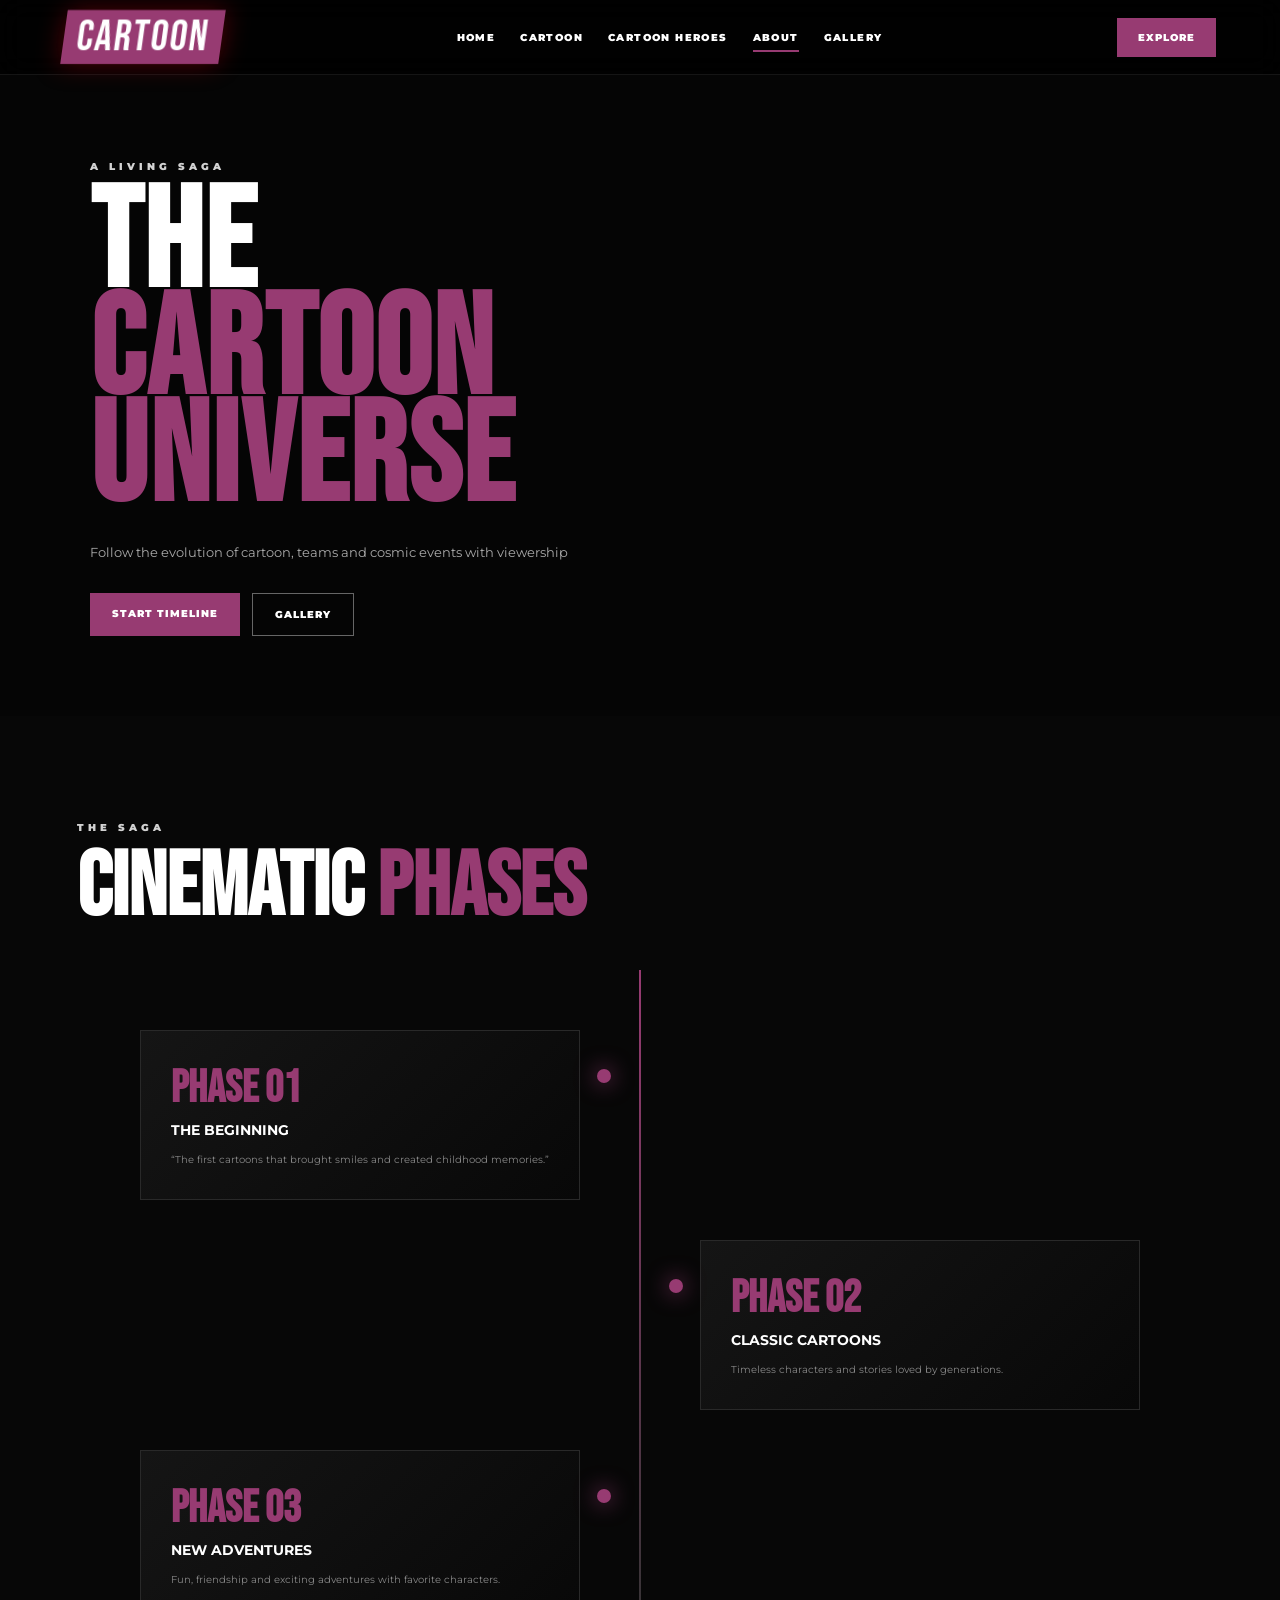
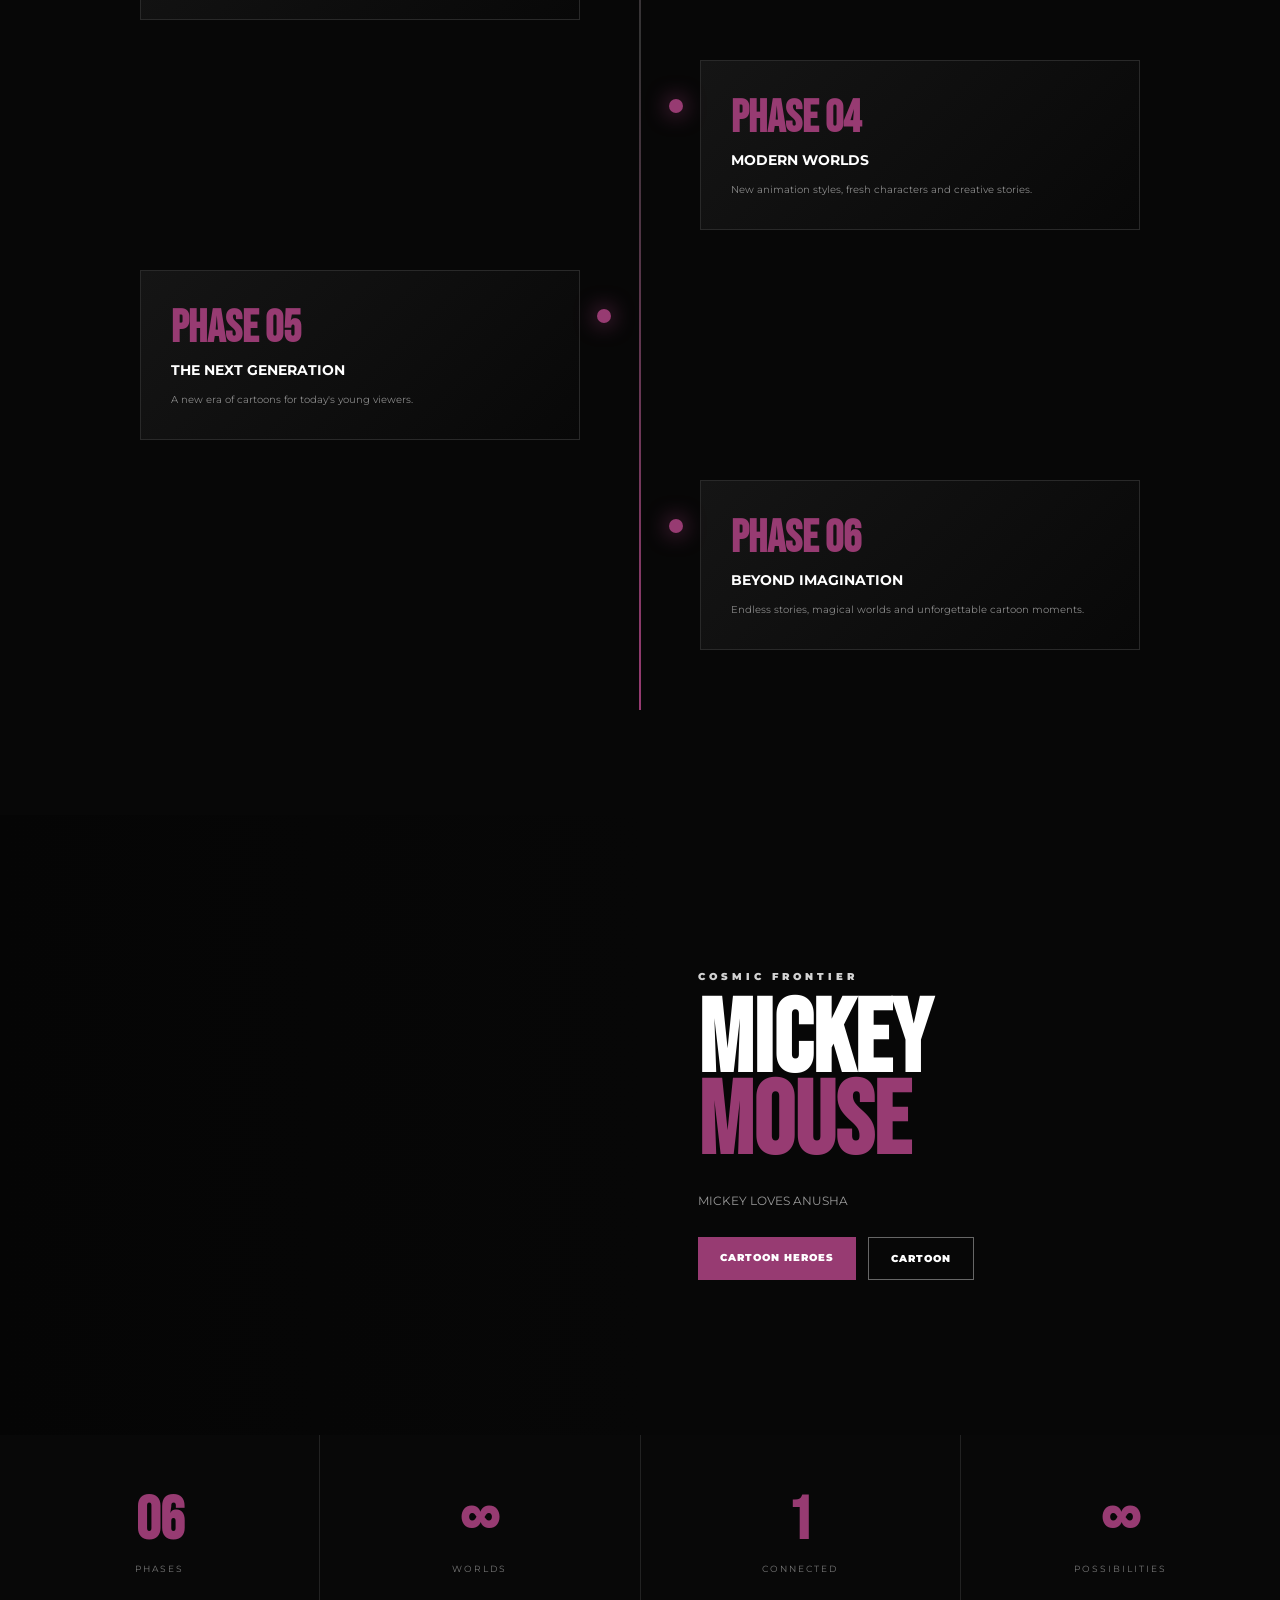
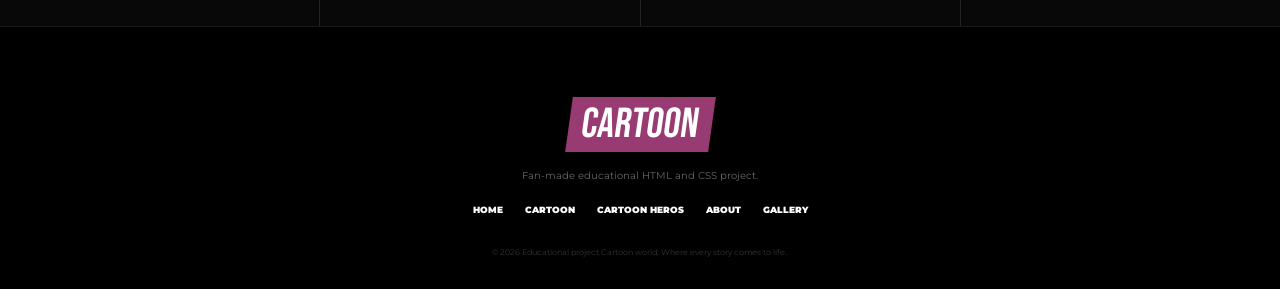
<file: css-project/about.html>
<!DOCTYPE html>
<html lang="en">

<head>
    <meta charset="UTF-8">
    <meta name="viewport" content="width=device-width, initial-scale=1.0">

    <title>Cartoons</title>

    <link rel="stylesheet" href="style.css">
</head>

<body>

    <header class="topbar">
        <a class="logo" href="index.html">CARTOON</a>

        <nav class="nav-links">
            <a class="" href="index.html">HOME</a>
            <a class="" href="cartoon.html">CARTOON</a>
            <a class="" href="heros.html">CARTOON HEROES</a>
            <a class="active" href="about.html">ABOUT</a>
            <a class="" href="gallery.html">GALLERY</a>
        </nav>

        <a class="nav-button" href="cartoon.html">EXPLORE</a>
    </header>


    <main>

        <section class="page-hero universe-page">

            <div class="hero-content">

                <p class="eyebrow">A LIVING SAGA</p>

                <h1>
                    THE
                    <br>
                    <span> CARTOON UNIVERSE</span>
                </h1>

                <p>
                    Follow the evolution of cartoon, teams and cosmic events
                    with viewership
                </p>

                <div class="buttons">
                    <a class="primary-button" href="#timeline">START TIMELINE</a>
                    <a class="outline-button" href="gallery.html">GALLERY</a>
                </div>

            </div>

        </section>

        <section class="section" id="timeline">

            <div class="section-head">

                <div>
                    <p class="eyebrow">THE SAGA</p>

                    <h2 class="section-title">
                        CINEMATIC
                        <span>PHASES</span>
                    </h2>
                </div>
              

            </div>

            <div class="timeline">

                <article class="phase">
                    <h3>PHASE 01</h3>
                    <h4>THE BEGINNING</h4>
                    <p>“The first cartoons that brought smiles and created childhood memories.”</p>
                </article>
                <article class="phase">
                    <h3>PHASE 02</h3>
                    <h4>CLASSIC CARTOONS</h4>
                    <p>Timeless characters and stories loved by generations.</p>
                </article>
                <article class="phase">
                    <h3>PHASE 03</h3>
                    <h4>NEW ADVENTURES</h4>
                    <p>Fun, friendship and  exciting adventures with favorite characters.</p>
                </article>
                <article class="phase">
                    <h3>PHASE 04</h3>
                    <h4>MODERN WORLDS</h4>
                    <p>New animation styles, fresh characters and creative stories.</p>
                </article>
                <article class="phase">
                    <h3>PHASE 05</h3>
                    <h4>THE NEXT GENERATION</h4>
                    <p>A new era of cartoons for today's young viewers.</p>
                </article>
                <article class="phase">
                    <h3>PHASE 06</h3>
                    <h4>BEYOND IMAGINATION</h4>
                    <p>Endless stories, magical worlds and unforgettable cartoon moments.</p>
                </article>

            </div>

        </section>

        <section class="feature">

            <div class="feature-image"
                 style="background-image:url('https://i.pinimg.com/736x/7e/32/90/7e3290183e5319e855c1ede7e5d45189.jpg');">
            </div>

            <div class="feature-content">

                <p class="eyebrow">COSMIC FRONTIER</p>

                <h2>
                    MICKEY
                    <br>
                    <span>MOUSE</span>
                </h2>

                <p>
                    MICKEY LOVES ANUSHA
                </p>

                <div class="buttons">
                    <a class="primary-button" href="heros.html">CARTOON HEROES</a>
                    <a class="outline-button" href="cartoon.html">CARTOON</a>
                </div>

            </div>

        </section>

        <section class="stats">


            <div class="stat">
                <strong>06</strong>
                <span>PHASES</span>
            </div>

            <div class="stat">
                <strong>∞</strong>
                <span>WORLDS</span>
            </div>

            <div class="stat">
                <strong>1</strong>
                <span>CONNECTED</span>
            </div>

            <div class="stat">
                <strong>∞</strong>
                <span>POSSIBILITIES</span>
            </div>

        </section>

    </main>


    <footer>
        <div class="footer-logo">CARTOON</div>
        <p>Fan-made educational HTML and CSS project.</p>

        <div class="footer-links">
            <a href="index.html">HOME</a>
            <a href="cartoon.html">CARTOON</a>
            <a href="heros.html">CARTOON HEROS</a>
            <a href="about.html">ABOUT</a>
            <a href="gallery.html">GALLERY</a>
        </div>
        <small>© 2026 Educational project.Cartoon world, Where every story comes to life..</small>
    </footer>
</body>
</html>
</file>
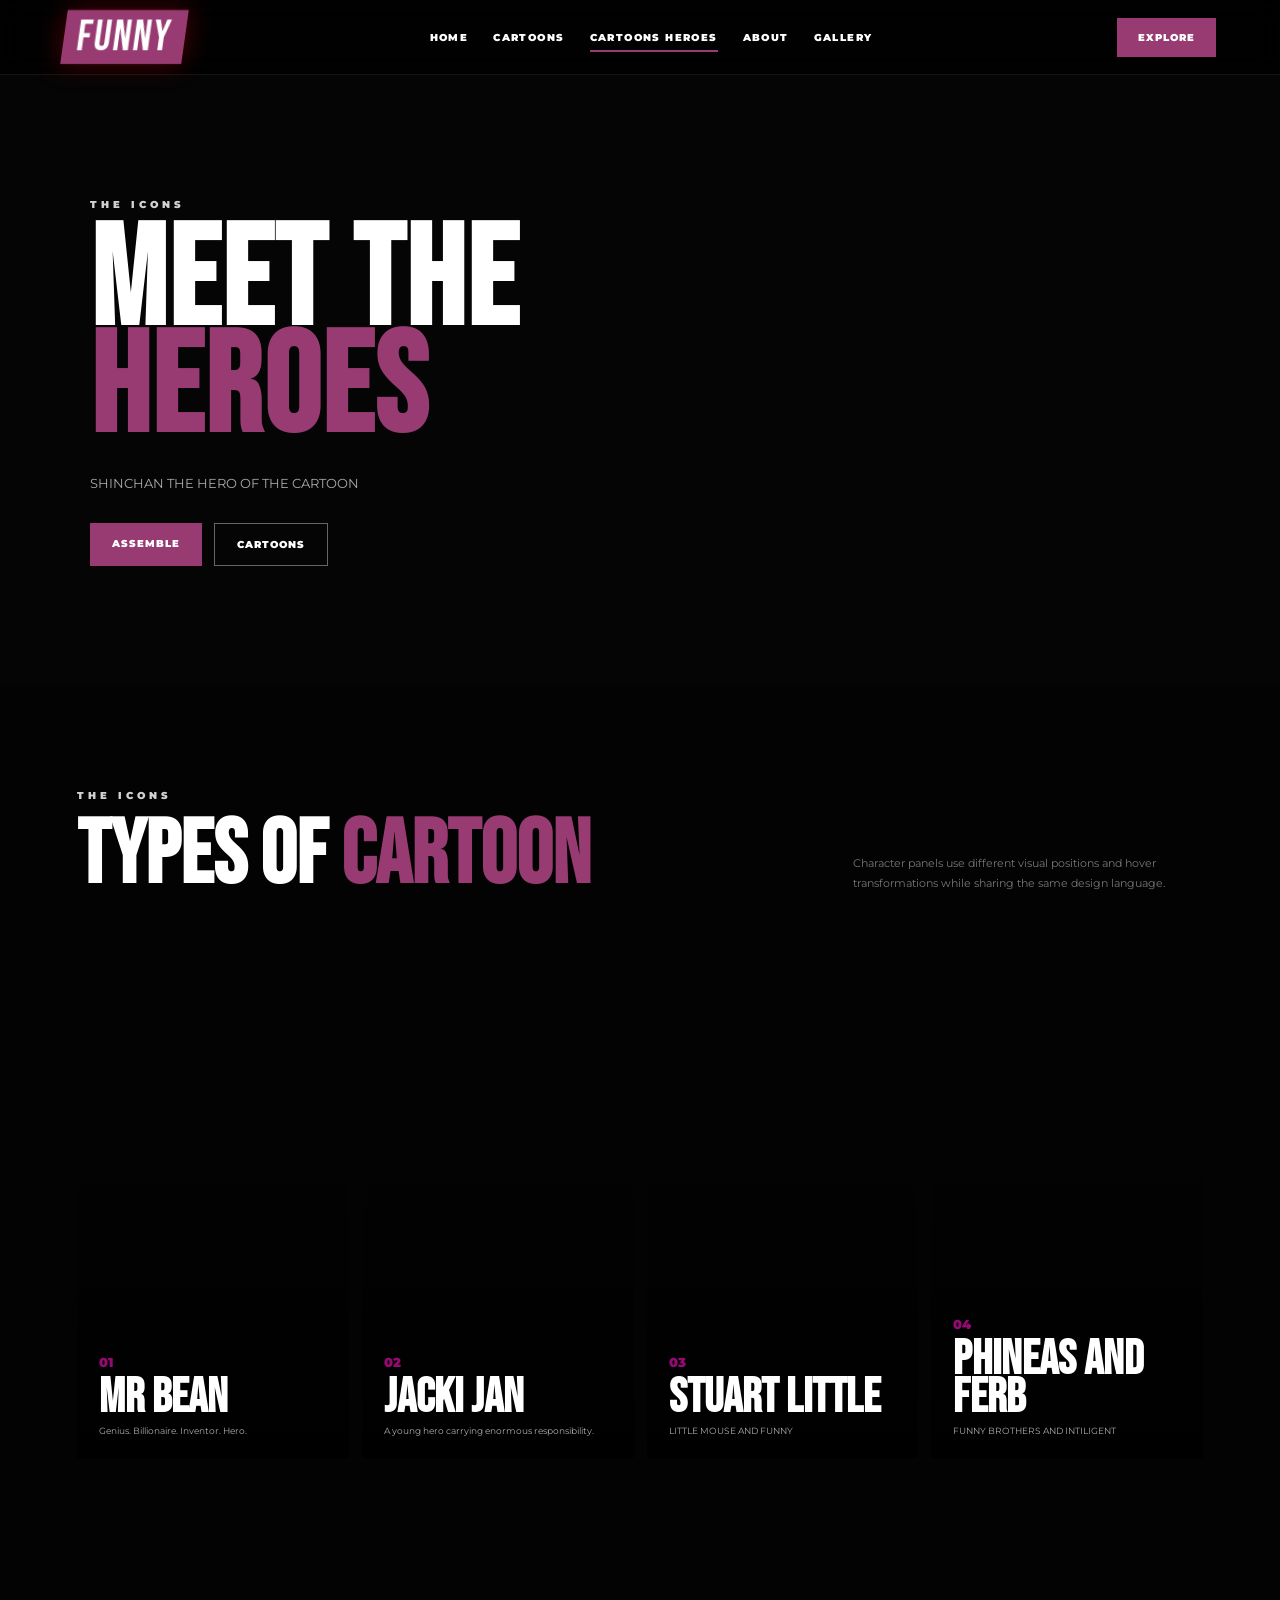
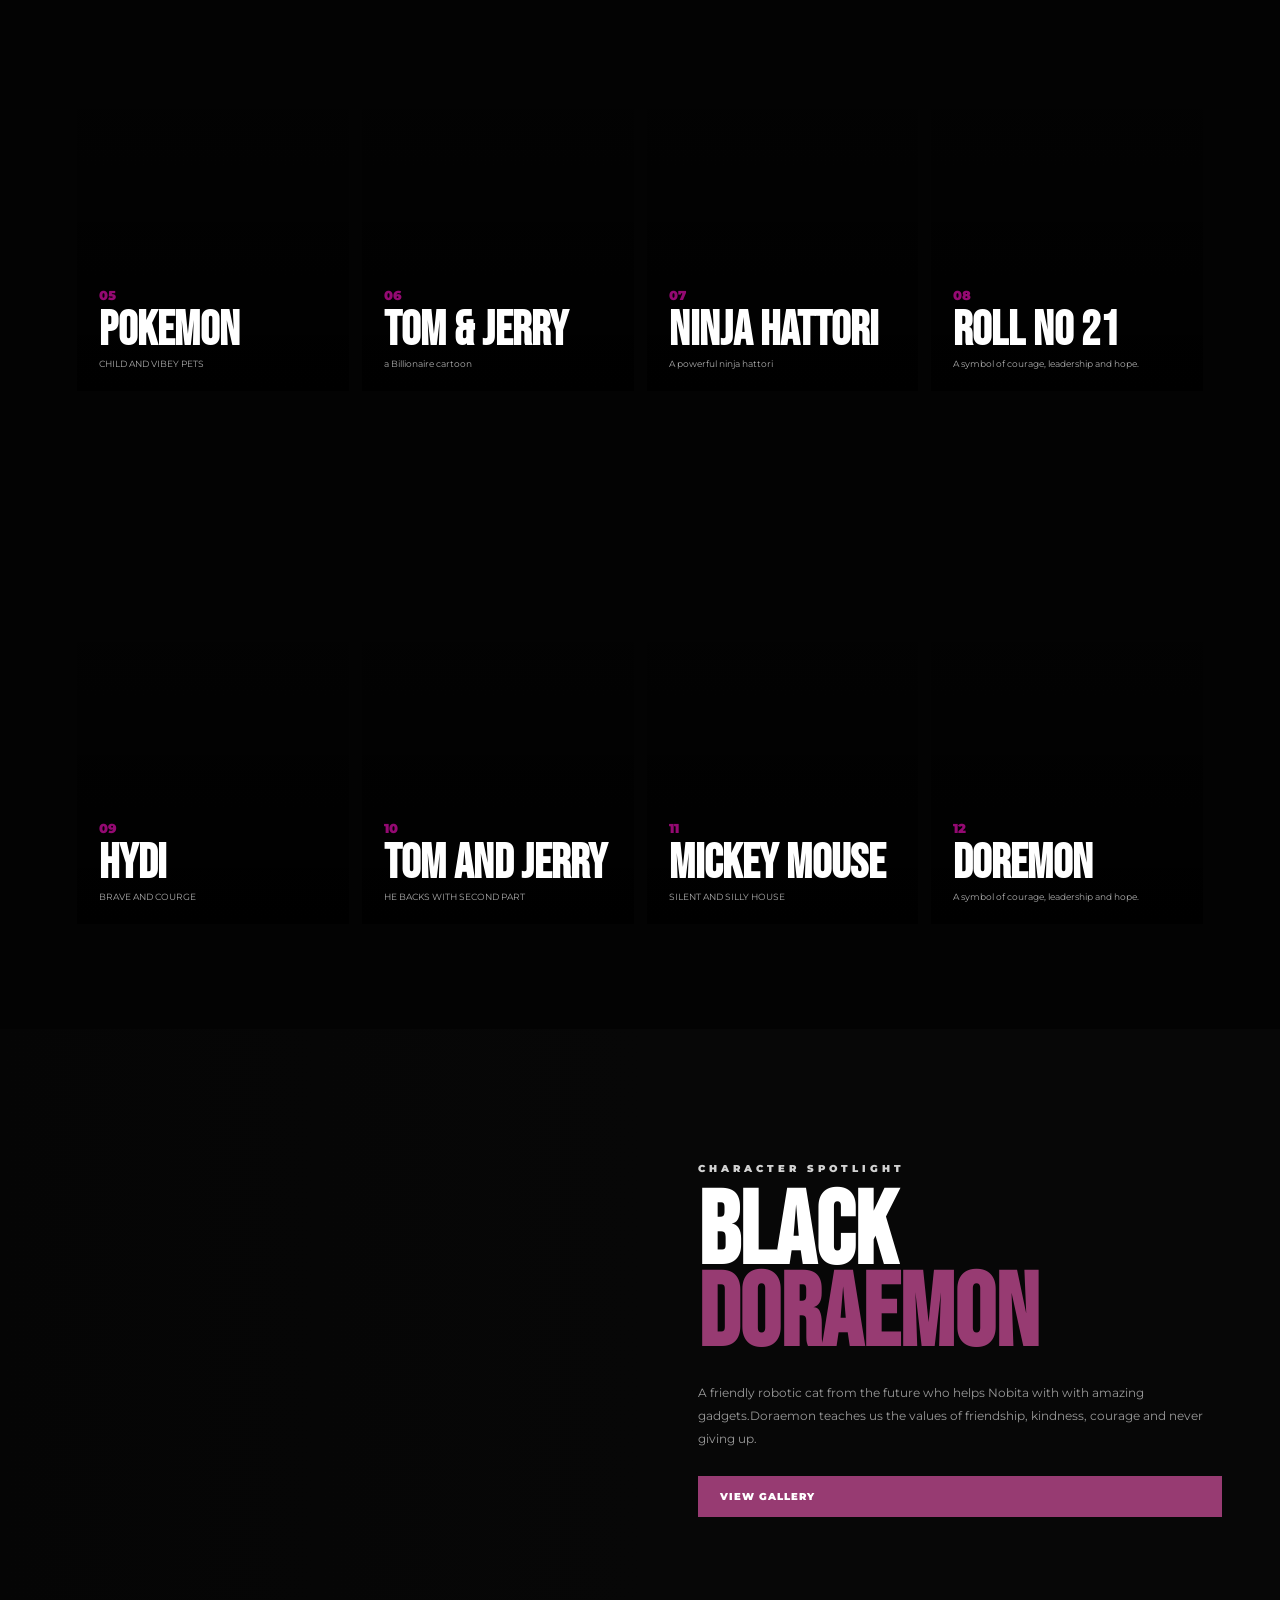
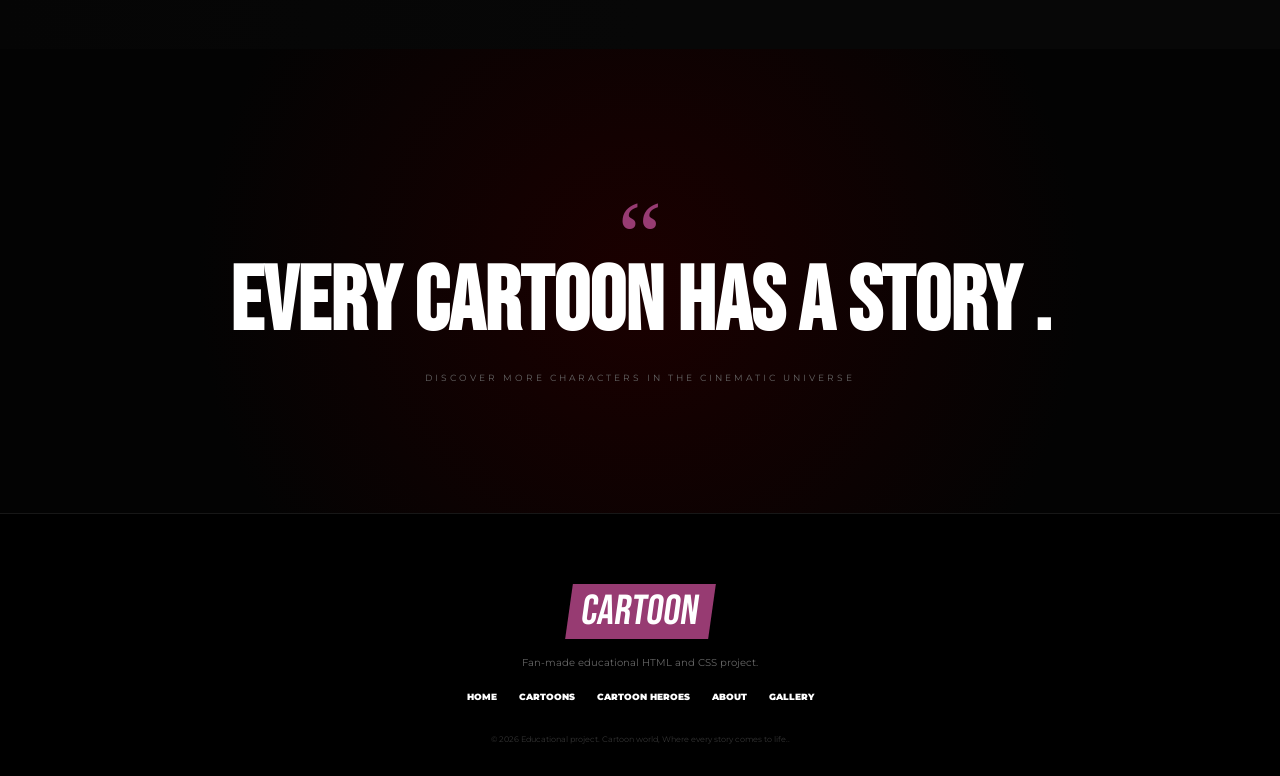
<file: css-project/heros.html>
<!DOCTYPE html>
<html lang="en">

<head>
    <meta charset="UTF-8">
    <meta name="viewport" content="width=device-width, initial-scale=1.0">

    <title>Cartoons</title>

    <link rel="stylesheet" href="style.css">
</head>

<body>

    <header class="topbar">
        <a class="logo" href="index.html">FUNNY</a>

        <nav class="nav-links">
            <a class="" href="index.html">HOME</a>
            <a class="" href="cartoon.html">CARTOONS</a>
            <a class="active" href="heros.html">CARTOONS HEROES</a>
            <a class="" href="about.html">ABOUT</a>
            <a class="" href="gallery.html">GALLERY</a>
        </nav>

        <a class="nav-button" href="cartoon.html">EXPLORE</a>
    </header>


    <main>

        <section class="page-hero heroes-page">

            <div class="hero-content">

                <p class="eyebrow">THE ICONS</p>

                <h1>
                    MEET THE
                    <br>
                    <span>HEROES</span>
                </h1>

                <p>
                    SHINCHAN THE HERO OF THE CARTOON
                </p>

                <div class="buttons">
                    <a class="primary-button" href="#characters">ASSEMBLE</a>
                    <a class="outline-button" href="cartoon.html">CARTOONS</a>
                </div>

            </div>

        </section>

        <section class="section dark" id="characters">

            <div class="section-head">

                <div>
                    <p class="eyebrow">THE ICONS</p>

                    <h2 class="section-title">
                        TYPES OF 
                        <span> CARTOON</span>
                    </h2>
                </div>

                <p class="section-description">
                    Character panels use different visual positions and
                    hover transformations while sharing the same design language.
                </p>

            </div>

            <div class="character-grid">

                <article class="character i1">
                    <div class="character-info">
                        <small>01</small>
                        <h3>MR BEAN</h3>
                        <p>Genius. Billionaire. Inventor. Hero.</p>
                    </div>
                </article>
                <article class="character i2">
                    <div class="character-info">
                        <small>02</small>
                        <h3>JACKI JAN</h3>
                        <p>A young hero carrying enormous responsibility.</p>
                    </div>
                </article>
                <article class="character i3">
                    <div class="character-info">
                        <small>03</small>
                        <h3>STUART LITTLE</h3>
                        <p>LITTLE MOUSE AND FUNNY</p>
                    </div>
                </article>
                <article class="character i4">
                    <div class="character-info">
                        <small>04</small>
                        <h3>phineas and ferb</h3>
                        <p>FUNNY BROTHERS AND INTILIGENT</p>
                    </div>
                </article>
                <article class="character i5">
                    <div class="character-info">
                        <small>05</small>
                        <h3>POKEMON</h3>
                        <p>CHILD AND VIBEY PETS</p>
                    </div>
                </article>
                <article class="character i6">
                    <div class="character-info">
                        <small>06</small>
                        <h3>TOM & JERRY</h3>
                        <p> a Billionaire cartoon</p>
                    </div>
                </article>
                <article class="character i7">
                    <div class="character-info">
                        <small>07</small>
                        <h3>ninja hattori</h3>
                        <p>A powerful ninja hattori</p>
                    </div>
                </article>
                <article class="character i8">
                    <div class="character-info">
                        <small>08</small>
                        <h3>ROLL NO 21</h3>
                        <p>A symbol of courage, leadership and hope.</p>
                    </div>
                </article>
                 <article class="character i9">
                    <div class="character-info">
                        <small>09</small>
                        <h3>HYDI</h3>
                        <p>BRAVE AND COURGE</p>
                    </div>
                </article>
                <article class="character i10">
                    <div class="character-info">
                        <small>10</small>
                        <h3>TOM AND JERRY</h3>
                        <p>HE BACKS WITH SECOND PART</p>
                    </div>
                </article>
                <article class="character i11">
                    <div class="character-info">
                        <small>11</small>
                        <h3>MICKEY MOUSE</h3>
                        <p>SILENT AND SILLY HOUSE</p>
                    </div>
                </article>
                <article class="character i12">
                    <div class="character-info">
                        <small>12</small>
                        <h3>DOREMON</h3>
                        <p>A symbol of courage, leadership and hope.</p>
                    </div>
                </article>

            </div>

        </section>

        <section class="feature">

            <div class="feature-image"
                 style="background-image:url('https://i.pinimg.com/736x/fd/8d/09/fd8d097c0470934600ac99272f53cdf5.jpg');">
            </div>

            <div class="feature-content">

                <p class="eyebrow">CHARACTER SPOTLIGHT</p>

                <h2>
                    BLACK
                    <br>
                    <span>DORAEMON</span>
                </h2>

                <p>
                    A friendly robotic cat from the future who helps Nobita with 
                    with amazing gadgets.Doraemon teaches us the values of
                    friendship, kindness, courage and never giving up.

                </p>

                <a class="primary-button" href="gallery.html">VIEW GALLERY</a>

            </div>

        </section>

        <section class="quote">

            <div class="quote-mark">“</div>

            <h2>EVERY CARTOON HAS A STORY .</h2>

            <p>DISCOVER MORE CHARACTERS IN THE CINEMATIC UNIVERSE</p>

        </section>

    </main>


    <footer>
        <div class="footer-logo">CARTOON</div>
        <p>Fan-made educational HTML and CSS project.</p>

        <div class="footer-links">
            <a href="index.html">HOME</a>
            <a href="cartoon.html">CARTOONS</a>
            <a href="heros.html">CARTOON HEROES</a>
            <a href="about.html">ABOUT</a>
            <a href="gallery.html">GALLERY</a>
        </div>

        <small>© 2026 Educational project. Cartoon world, Where every story comes to life..</small>
    </footer>
</body>
</html>
</file>
<file: css-project/style.css>
@import url('https://fonts.googleapis.com/css2?family=Bebas+Neue&family=Montserrat:wght@400;500;600;700;800;900&display=swap');

:root {
    --red: rgb(151, 59, 114);
    --bright-red: #940972;
    --dark: #050505;
    --panel: #0d0d0d;
    --line: #252525;
    --white: #ffffff;
    --gray: #999999;
}

* {
    margin: 0;
    padding: 0;
    box-sizing: border-box;
}

html {
    scroll-behavior: smooth;
    overflow-x: hidden;
}

body {
    background: var(--dark);
    color: var(--white);
    font-family: 'Montserrat', Arial, sans-serif;
    overflow-x: hidden;
}

a {
    text-decoration: none;
    color: inherit;
}

img {
    display: block;
    max-width: 100%;
}

.container {
    width: min(1400px, 90%);
    margin: auto;
}

.topbar {
    position: fixed;
    z-index: 1000;
    top: 0;
    left: 0;
    width: 100%;
    min-height: 74px;
    padding: 10px 5%;
    display: flex;
    align-items: center;
    justify-content: space-between;
    background: rgba(0, 0, 0, .78);
    backdrop-filter: blur(14px);
    border-bottom: 1px solid rgba(255, 255, 255, .08);
}

.logo {
    font-family: 'Bebas Neue', sans-serif;
    font-size: 43px;
    letter-spacing: 2px;
    padding: 1px 13px;
    background: var(--red);
    transform: skew(-8deg);
    box-shadow: 0 0 25px rgba(229, 9, 20, .35);
}

.nav-links {
    display: flex;
    align-items: center;
    gap: 25px;
}

.nav-links a {
    position: relative;
    font-size: 10px;
    font-weight: 900;
    letter-spacing: 1.4px;
    padding: 10px 0;
}

.nav-links a::after {
    content: "";
    position: absolute;
    left: 0;
    bottom: 2px;
    width: 0;
    height: 2px;
    background: var(--red);
    transition: .3s;
}

.nav-links a:hover::after,
.nav-links a.active::after {
    width: 100%;
}

.nav-button {
    padding: 13px 21px;
    background: var(--red);
    font-size: 10px;
    font-weight: 900;
    letter-spacing: 1px;
    transition: .3s;
}

.nav-button:hover {
    background: white;
    color: black;
    transform: translateY(-3px);
}

.page-hero {
    min-height: 76vh;
    padding: 160px 7% 80px;
    display: flex;
    align-items: center;
    position: relative;
    overflow: hidden;
    background-position: center;
    background-size: cover;
}

.page-hero::before {
    content: "";
    position: absolute;
    inset: 0;
    background:
        linear-gradient(90deg, #050505 3%, rgba(5, 5, 5, .85) 40%, rgba(5, 5, 5, .2) 100%),
        linear-gradient(0deg, #050505, transparent 35%);
}

/* .page-hero::after {
    content: "";
    position: absolute;
    width: 300px;
    height: 300px;
    background-size: cover;
    right: 50px;
    top: 30%;
    border: 1px solid rgba(229,9,20,.4);
    border-radius: 50%;
    background-image: url("https://i.pinimg.com/736x/5b/43/b4/5b43b4f13ad1459dd06327a498e53763.jpg");
    animation: orbit 15s linear infinite;
} */

.hero-content {
    position: relative;
    z-index: 3;
    max-width: 750px;
    animation: titleReveal 1s ease both;
}

.eyebrow {
    color: #d2d2d2;
    font-size: 10px;
    font-weight: 900;
    letter-spacing: 4px;
    margin-bottom: 18px;
}

.hero-content h1 {
    font-family: 'Bebas Neue', sans-serif;
    font-size: clamp(75px, 11vw, 150px);
    line-height: .76;
    letter-spacing: 2px;
}

.hero-content h1 span,
.section-title span {
    color: var(--red);
}

.hero-content p:not(.eyebrow) {
    max-width: 560px;
    color: #aaa;
    font-size: 13px;
    line-height: 1.9;
    margin: 28px 0;
}

.buttons {
    display: flex;
    gap: 12px;
    flex-wrap: wrap;
}

.primary-button,
.outline-button {
    display: inline-block;
    padding: 14px 22px;
    font-size: 10px;
    font-weight: 900;
    letter-spacing: 1px;
    transition: .35s;
}

.primary-button {
    background: var(--red);
}

.primary-button:hover {
    background: white;
    color: black;
    transform: translateY(-4px);
    box-shadow: 0 15px 35px rgba(229, 9, 20, .3);
}

.outline-button {
    border: 1px solid #666;
}

.outline-button:hover {
    background: white;
    color: black;
    border-color: white;
}

.section {
    padding: 105px 6%;
    background: #070707;
}

.section.dark {
    background: #030303;
}

.section-head {
    width: min(1400px, 100%);
    margin: 0 auto 45px;
    display: flex;
    align-items: end;
    justify-content: space-between;
    gap: 30px;
}

.section-title {
    font-family: 'Bebas Neue', sans-serif;
    font-size: clamp(55px, 7vw, 95px);
    line-height: .82;
}

.section-description {
    max-width: 350px;
    color: #777;
    font-size: 11px;
    line-height: 1.8;
}

.card-grid {
    width: min(1400px, 100%);
    margin: auto;
    display: grid;
    grid-template-columns: repeat(3, 1fr);
    gap: 22px;
}

.movie-card {
    min-height: 480px;
    position: relative;
    overflow: hidden;
    background: #111;
    border: 1px solid #222;
    animation: rise .8s both;
    transition: .5s;
}

.movie-card:nth-child(2) {
    animation-delay: .1s;
}

.movie-card:nth-child(3) {
    animation-delay: .2s;
}

.movie-card:nth-child(4) {
    animation-delay: .3s;
}

.movie-card:nth-child(5) {
    animation-delay: .4s;
}

.movie-card:nth-child(6) {
    animation-delay: .5s;
}

.movie-card img {
    width: 100%;
    height: 480px;
    object-fit: cover;
    filter: brightness(.62);
    transition: 1s;
}

.movie-card::after {
    content: "";
    position: absolute;
    inset: 0;
    background: linear-gradient(0deg, #000, transparent 65%);
}

.movie-card:hover {
    transform: translateY(-12px);
    border-color: var(--red);
    box-shadow: 0 25px 60px rgba(229, 9, 20, .22);
}

.movie-card:hover img {
    transform: scale(1.1);
    filter: brightness(.95);
}

.card-info {
    position: absolute;
    z-index: 2;
    left: 25px;
    right: 25px;
    bottom: 25px;
}

.card-info small {
    color: var(--bright-red);
    font-weight: 900;
    letter-spacing: 2px;
}

.card-info h3 {
    font-family: 'Bebas Neue', sans-serif;
    font-size: 42px;
    line-height: .88;
    margin: 7px 0;
}

.card-info p {
    color: #aaa;
    font-size: 10px;
    line-height: 1.6;
    margin-bottom: 14px;
}

.card-info a {
    font-size: 9px;
    font-weight: 900;
    letter-spacing: 1px;
}

.stats {
    display: grid;
    grid-template-columns: repeat(4, 1fr);
    gap: 1px;
    background: #222;
}

.stat {
    padding: 50px 20px;
    text-align: center;
    background: #080808;
    transition: .4s;
}

.stat:hover {
    background: #160000;
    transform: translateY(-7px);
}

.stat strong {
    display: block;
    font-family: 'Bebas Neue', sans-serif;
    color: var(--red);
    font-size: 60px;
}

.stat span {
    font-size: 9px;
    letter-spacing: 2px;
    color: #777;
}

.feature {
    min-height: 620px;
    display: grid;
    grid-template-columns: 1fr 1fr;
}

.feature-image {
    min-height: 620px;
    background-position: center;
    background-size: cover;
    position: relative;
    overflow: hidden;
}

.feature-image::after {
    content: "";
    position: absolute;
    inset: 0;
    background: linear-gradient(90deg, transparent, #070707);
}

.feature-image:hover {
    animation: imagePulse 1.2s ease;
}

.feature-content {
    display: flex;
    flex-direction: column;
    justify-content: center;
    padding: 80px 9%;
    background: #070707;
}

.feature-content h2 {
    font-family: 'Bebas Neue', sans-serif;
    font-size: clamp(65px, 8vw, 110px);
    line-height: .8;
}

.feature-content h2 span {
    color: var(--red);
}

.feature-content p:not(.eyebrow) {
    color: #999;
    font-size: 12px;
    line-height: 1.9;
    margin: 25px 0;
}

.character-grid {
    width: min(1400px, 100%);
    margin: auto;
    display: grid;
    grid-template-columns: repeat(4, 1fr);
    gap: 13px;
}

.character {
    height: 520px;
    position: relative;
    overflow: hidden;
    background-position: center;
    background-size: cover;
    transition: .55s;
}

.character::after {
    content: "";
    position: absolute;
    inset: 0;
    background: linear-gradient(0deg, #000, transparent 65%);
}

.character:hover {
    transform: translateY(-10px) scale(.985);
    filter: saturate(1.25);
}

.character:hover .character-info {
    transform: translateY(-8px);
}

.character-info {
    position: absolute;
    z-index: 2;
    left: 22px;
    right: 18px;
    bottom: 22px;
    transition: .4s;
}

.character-info small {
    color: var(--bright-red);
    font-weight: 900;
}

.character-info h3 {
    font-family: 'Bebas Neue', sans-serif;
    font-size: 48px;
    line-height: .8;
    margin: 8px 0;
}

.character-info p {
    color: #aaa;
    font-size: 9px;
}

.timeline {
    width: min(1000px, 100%);
    margin: auto;
    position: relative;
    padding: 20px 0;
}

.timeline::before {
    content: "";
    position: absolute;
    left: 50%;
    top: 0;
    bottom: 0;
    width: 2px;
    background: linear-gradient(var(--red), #333, var(--red));
    transform: translateX(-50%);
}

.phase {
    width: 44%;
    padding: 30px;
    margin: 40px 0;
    background: linear-gradient(135deg, #151515, #080808);
    border: 1px solid #292929;
    position: relative;
    transition: .4s;
}

.phase:nth-child(even) {
    margin-left: 56%;
}

.phase::after {
    content: "";
    position: absolute;
    top: 38px;
    width: 14px;
    height: 14px;
    background: var(--red);
    border-radius: 50%;
    box-shadow: 0 0 22px var(--red);
    animation: pulse 2s infinite;
}

.phase:nth-child(odd)::after {
    right: -32px;
}

.phase:nth-child(even)::after {
    left: -32px;
}

.phase:hover {
    transform: scale(1.04);
    border-color: var(--red);
}

.phase h3 {
    font-family: 'Bebas Neue', sans-serif;
    font-size: 45px;
    color: var(--red);
}

.phase h4 {
    font-size: 14px;
    margin: 5px 0 12px;
}

.phase p {
    color: #888;
    font-size: 10px;
    line-height: 1.8;
}

.gallery-grid {
    width: min(1500px, 100%);
    margin: auto;
    columns: 4 230px;
    column-gap: 14px;
}

.gallery-item {
    position: relative;
    break-inside: avoid;
    margin-bottom: 14px;
    overflow: hidden;
    border: 1px solid #191919;
}

.gallery-item img {
    width: 100%;
    transition: .8s;
    filter: brightness(.7);
}

.gallery-item:hover img {
    transform: scale(1.12) rotate(1deg);
    filter: brightness(1);
}

.gallery-item::after {
    content: "CARTOON";
    position: absolute;
    left: 15px;
    bottom: 12px;
    font-family: 'Bebas Neue', sans-serif;
    font-size: 25px;
    opacity: 0;
    transform: translateY(15px);
    transition: .4s;
}

.gallery-item:hover::after {
    opacity: 1;
    transform: translateY(0);
}

.quote {
    padding: 130px 7%;
    text-align: center;
    background: radial-gradient(circle, #1b0000, #030303 65%);
}

.quote-mark {
    color: var(--red);
    font-family: Georgia, serif;
    font-size: 100px;
    height: 70px;
}

.quote h2 {
    font-family: 'Bebas Neue', sans-serif;
    font-size: clamp(45px, 7vw, 90px);
}

.quote p {
    color: #666;
    font-size: 9px;
    letter-spacing: 3px;
    margin-top: 15px;
}

footer {
    padding: 70px 7% 30px;
    text-align: center;
    background: #000;
    border-top: 1px solid #171717;
}

.footer-logo {
    display: inline-block;
    font-family: 'Bebas Neue', sans-serif;
    font-size: 42px;
    padding: 2px 13px;
    background: var(--red);
    transform: skew(-8deg);
}

footer p {
    color: #666;
    font-size: 10px;
    margin: 17px 0 22px;
}

.footer-links {
    display: flex;
    justify-content: center;
    flex-wrap: wrap;
    gap: 22px;
    margin-bottom: 25px;
}

.footer-links a {
    font-size: 9px;
    font-weight: 900;
}

footer small {
    color: #333;
    font-size: 8px;
}

.home-page {
    min-height: 100vh;
    position: relative;
    overflow: hidden;
    display: flex;
    align-items: center;
    padding: 150px 8%;
    background:
        linear-gradient(90deg, #050505 5%, rgba(0, 0, 0, .83) 45%, rgba(0, 0, 0, .15)),
        url("https://i.pinimg.com/1200x/c1/c3/a1/c1c3a1c7b12519bdc4956c4ad1d447a2.jpg") center/cover;
}

.home-page::after {
    content: "";
    position: relative;
    width: 0;
    height: 0;
    right: -210px;
    border-left: 50px solid transparent;
    border-right: 50px solid transparent;
    border-bottom: 100px solid red;
    top: 90%;
    bottom: 29px;
    right: 120px;
    border: 1px solid rgba(229, 9, 20, .45);
    background-image: url("https://i.pinimg.com/736x/2c/41/f0/2c41f0691dbd905e3fd597d51416308e.jpg");
    border-radius: 50%;
    animation: orbit 18s linear infinite;
    background-size: cover;
}


/* .home-page::before {
    content: "";
    position: absolute;
    width: 600px;
    height: 600px;
    right: 54%;
    background-image: url("https://i.pinimg.com/736x/5b/43/b4/5b43b4f13ad1459dd06327a498e53763.jpg");
    top: 10%;
    bottom: 10%;
    border: 1px dashed rgba(255, 255, 255, .15);
    border-radius: 50%;
    background-image: linear-gradient(rgb(182, 169, 169), rgb(138, 11, 85));
    animation: reverseOrbit 10s linear infinite;
} */

.home-content {
    position: relative;
    z-index: 5;
    max-width: 700px;
    animation: titleReveal 1.1s both;
}

.home-content h1 {
    font-family: 'Bebas Neue', sans-serif;
    font-size: clamp(80px, 11vw, 155px);
    line-height: .75;
}

.home-content h1 span {
    color: var(--red);
}

.home-content>p:not(.eyebrow) {
    color: #aaa;
    max-width: 520px;
    line-height: 1.9;
    font-size: 13px;
    margin: 30px 0;
}

.home-poster {
    position: absolute;
    z-index: 5;
    right: 11%;
    bottom: 12%;
    width: 230px;
    height: 320px;
    object-fit: cover;
    transform: rotate(4deg);
    box-shadow: 20px 25px 60px #000;
    animation: float 4s ease-in-out infinite;
}

.scanner {
    position: absolute;
    z-index: 10;
    left: 0;
    top: 0;
    width: 100%;
    height: 2px;
    background: var(--red);
    box-shadow: 0 0 18px var(--red);
    animation: scan 5s linear infinite;
}

.movies-page {
    background-image: url("https://i.pinimg.com/1200x/a7/b1/43/a7b14332a6aa225b1d24ba8fb72a1f32.jpg");
}

.heroes-page {
    background-image: url("https://i.pinimg.com/1200x/8d/d5/e7/8dd5e7efcbd9cf1b2cb33069d36ae6cf.jpg");
}

.universe-page {
    background-image: url("https://i.pinimg.com/1200x/0b/1e/4d/0b1e4d2d9d613dc346a9b04cb0929e4f.jpg");
}

.gallery-page {
    background-image: url("https://i.pinimg.com/736x/90/7d/e7/907de7c7010413e2fdeda33643fd5302.jpg");
}

.i1 {
    background-image: url("https://i.pinimg.com/736x/44/ee/38/44ee38d71755b928f5c6b31508ee845c.jpg");
}

.i2 {
    background-image: url("https://i.pinimg.com/1200x/da/6c/b6/da6cb69de39f3b8603ccfa1f42608683.jpg");
}

.i3 {
    background-image: url("https://i.pinimg.com/736x/be/7e/7e/be7e7e636d5b3e55949e009feb86ee5d.jpg");
}

.i4 {
    background-image: url("https://i.pinimg.com/736x/43/c6/a7/43c6a7b1961cb0027066cd2cc7126376.jpg");
}

.i5 {
    background-image: url("https://i.pinimg.com/1200x/0d/69/c8/0d69c82c983ac7d41caf7541793c63cd.jpg");
}

.i6 {
    background-image: url("https://i.pinimg.com/1200x/36/eb/ba/36ebbaef43086bccf54c0833e687891c.jpg");
}

.i7 {
    background-image: url("https://i.pinimg.com/736x/2c/4b/d1/2c4bd1905fecc73b34a376566cae2cd8.jpg");
}

.i8 {
    background-image: url("https://i.pinimg.com/736x/a0/a9/e5/a0a9e508979ca4c6b8f8d0c0e9b457bb.jpg");
}

.i9 {
    background-image: url("https://i.pinimg.com/736x/10/45/88/1045882f3cf1001230c0218ccb6b9d66.jpg");
}

.i10 {
    background-image: url("https://i.pinimg.com/736x/9e/2e/12/9e2e1227011dd9c07d80acc63ddece65.jpg");
}

.i11 {
    background-image: url("https://i.pinimg.com/736x/db/26/a9/db26a90086e932559ac3563a8117cdfe.jpg");
}

.i12 {
    background-image: url("https://i.pinimg.com/736x/3d/be/0d/3dbe0db67632862c3bfc856773c09065.jpg");
}




@keyframes titleReveal {
    from {
        opacity: 0;
        transform: translateX(-70px);
    }

    to {
        opacity: 1;
        transform: translateX(0);
    }
}

@keyframes rise {
    from {
        opacity: 0;
        transform: translateY(60px);
    }

    to {
        opacity: 1;
        transform: translateY(0);
    }
}

@keyframes orbit {
    to {
        transform: rotate(360deg);
    }
}

@keyframes reverseOrbit {
    to {
        transform: rotate(-360deg);
    }
}

@keyframes float {

    0%,
    100% {
        transform: rotate(4deg) translateY(0);
    }

    50% {
        transform: rotate(1deg) translateY(-18px);
    }
}

@keyframes pulse {

    0%,
    100% {
        box-shadow: 0 0 0 0 rgba(229, 9, 20, .6);
    }

    50% {
        box-shadow: 0 0 0 18px rgba(229, 9, 20, 0);
    }
}

/* @keyframes scan {
    from { transform: translateY(-100px); }
    to { transform: translateY(100vh); }
} */

@keyframes imagePulse {
    0% {
        filter: brightness(1);
    }

    50% {
        filter: brightness(1.35);
    }

    100% {
        filter: brightness(1);
    }
}

@media (max-width: 1050px) {
    .nav-button {
        display: none;
    }

    .nav-links {
        gap: 14px;
    }

    .card-grid {
        grid-template-columns: repeat(2, 1fr);
    }

    .character-grid {
        grid-template-columns: repeat(2, 1fr);
    }

    .stats {
        grid-template-columns: repeat(2, 1fr);
    }

    .home-poster {
        opacity: .3;
        right: 3%;
    }

    .feature {
        grid-template-columns: 1fr;
    }
}

@media (max-width: 680px) {
    .topbar {
        min-height: 62px;
        padding: 8px 15px;
    }

    .logo {
        font-size: 32px;
    }

    .nav-links {
        gap: 8px;
    }

    .nav-links a {
        font-size: 7px;
    }

    .page-hero {
        min-height: 68vh;
        padding: 125px 7% 60px;
    }

    .hero-content h1 {
        font-size: 72px;
    }

    .section {
        padding: 75px 5%;
    }

    .section-head {
        display: block;
    }

    .section-description {
        margin-top: 15px;
    }

    .card-grid {
        grid-template-columns: 1fr;
    }

    .character-grid {
        grid-template-columns: 1fr 1fr;
    }

    .character {
        height: 410px;
    }

    .home-page {
        min-height: 820px;
        padding: 130px 7% 70px;
    }

    .home-content h1 {
        font-size: 74px;
    }

    .home-poster {
        display: none;
    }

    .home-page::before {
        display: none;
    }

    .feature-content {
        padding: 70px 8%;
    }

    .feature-image {
        min-height: 420px;
    }

    .timeline::before {
        left: 14px;
    }

    .phase,
    .phase:nth-child(even) {
        width: calc(100% - 50px);
        margin-left: 50px;
    }

    .phase:nth-child(odd)::after,
    .phase:nth-child(even)::after {
        left: -43px;
        right: auto;
    }
}

@media (max-width: 430px) {
    .nav-links {
        display: none;
    }

    .character-grid {
        grid-template-columns: 1fr;
    }

    .character {
        height: 480px;
    }

    .hero-content h1 {
        font-size: 62px;
    }

    .home-content h1 {
        font-size: 66px;
    }

    .stats {
        grid-template-columns: 1fr;
    }

    .gallery-grid {
        columns: 2 130px;
    }
}
</file>
